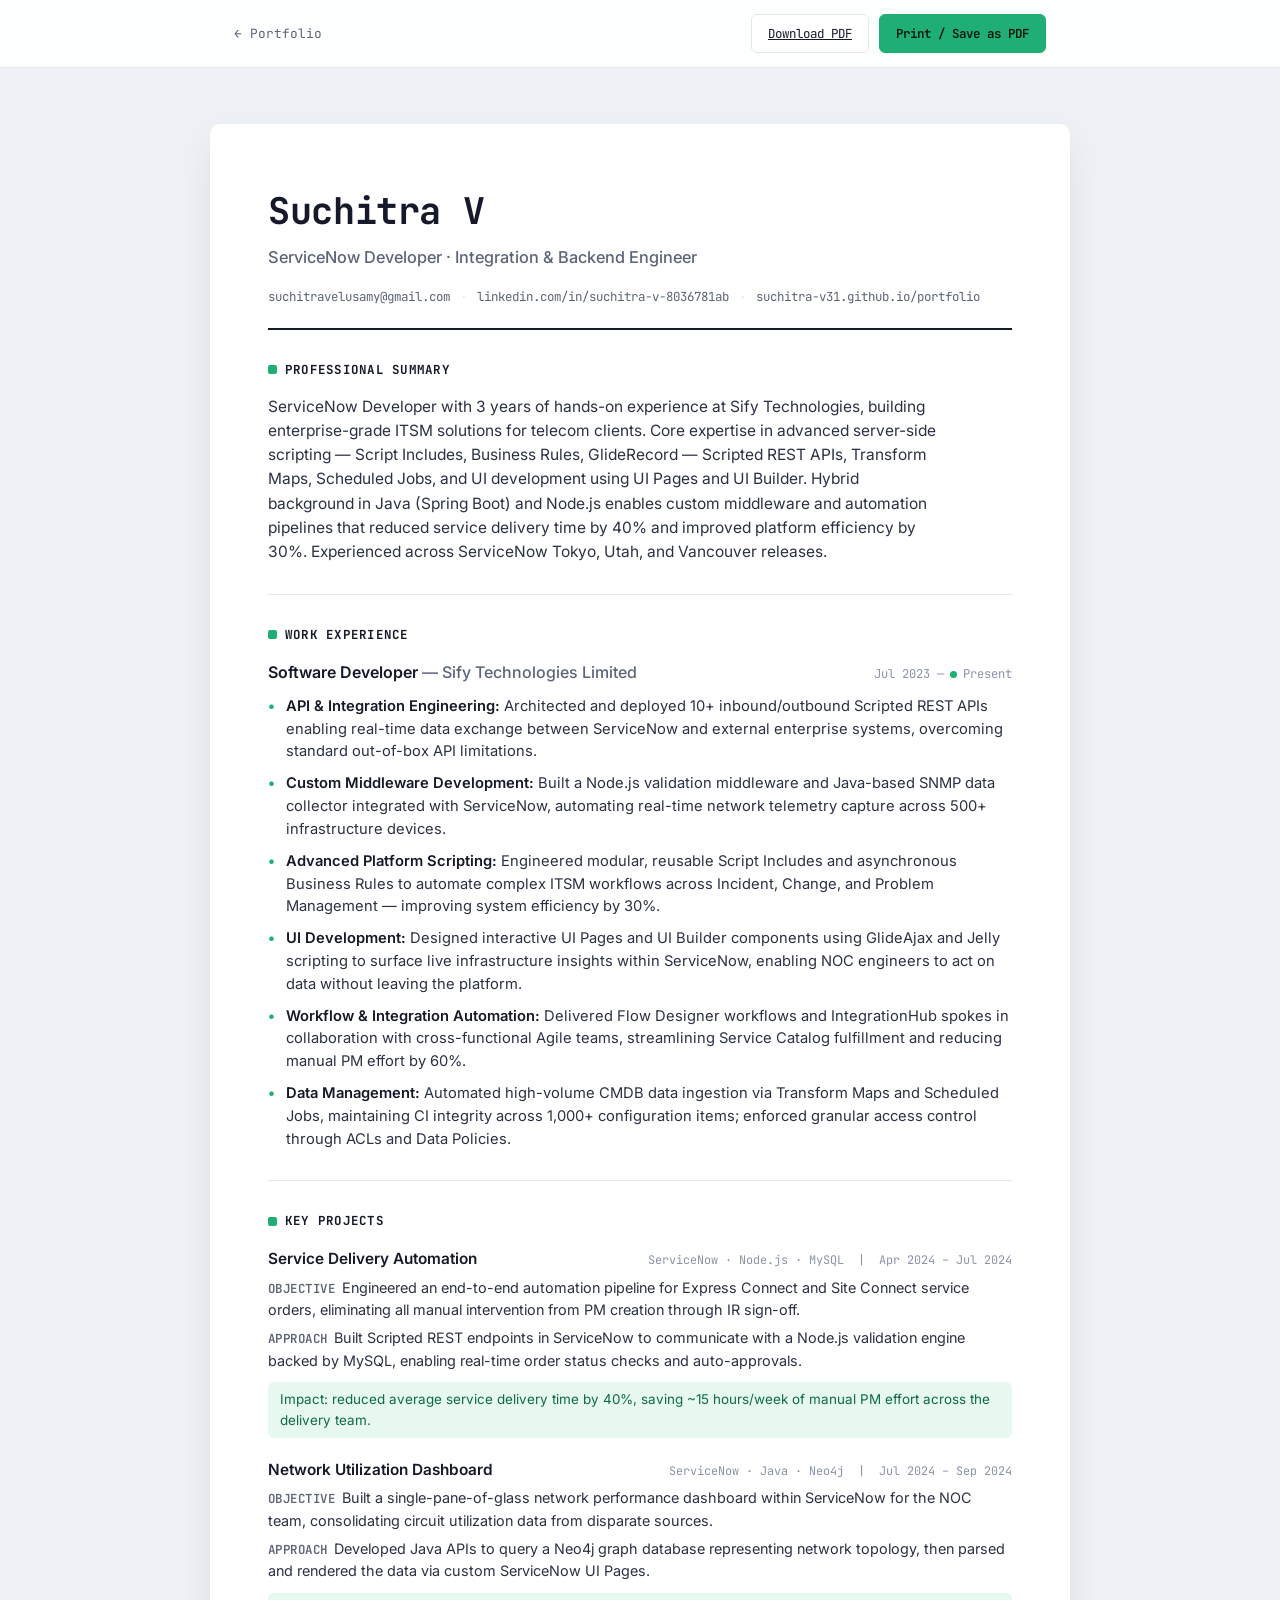
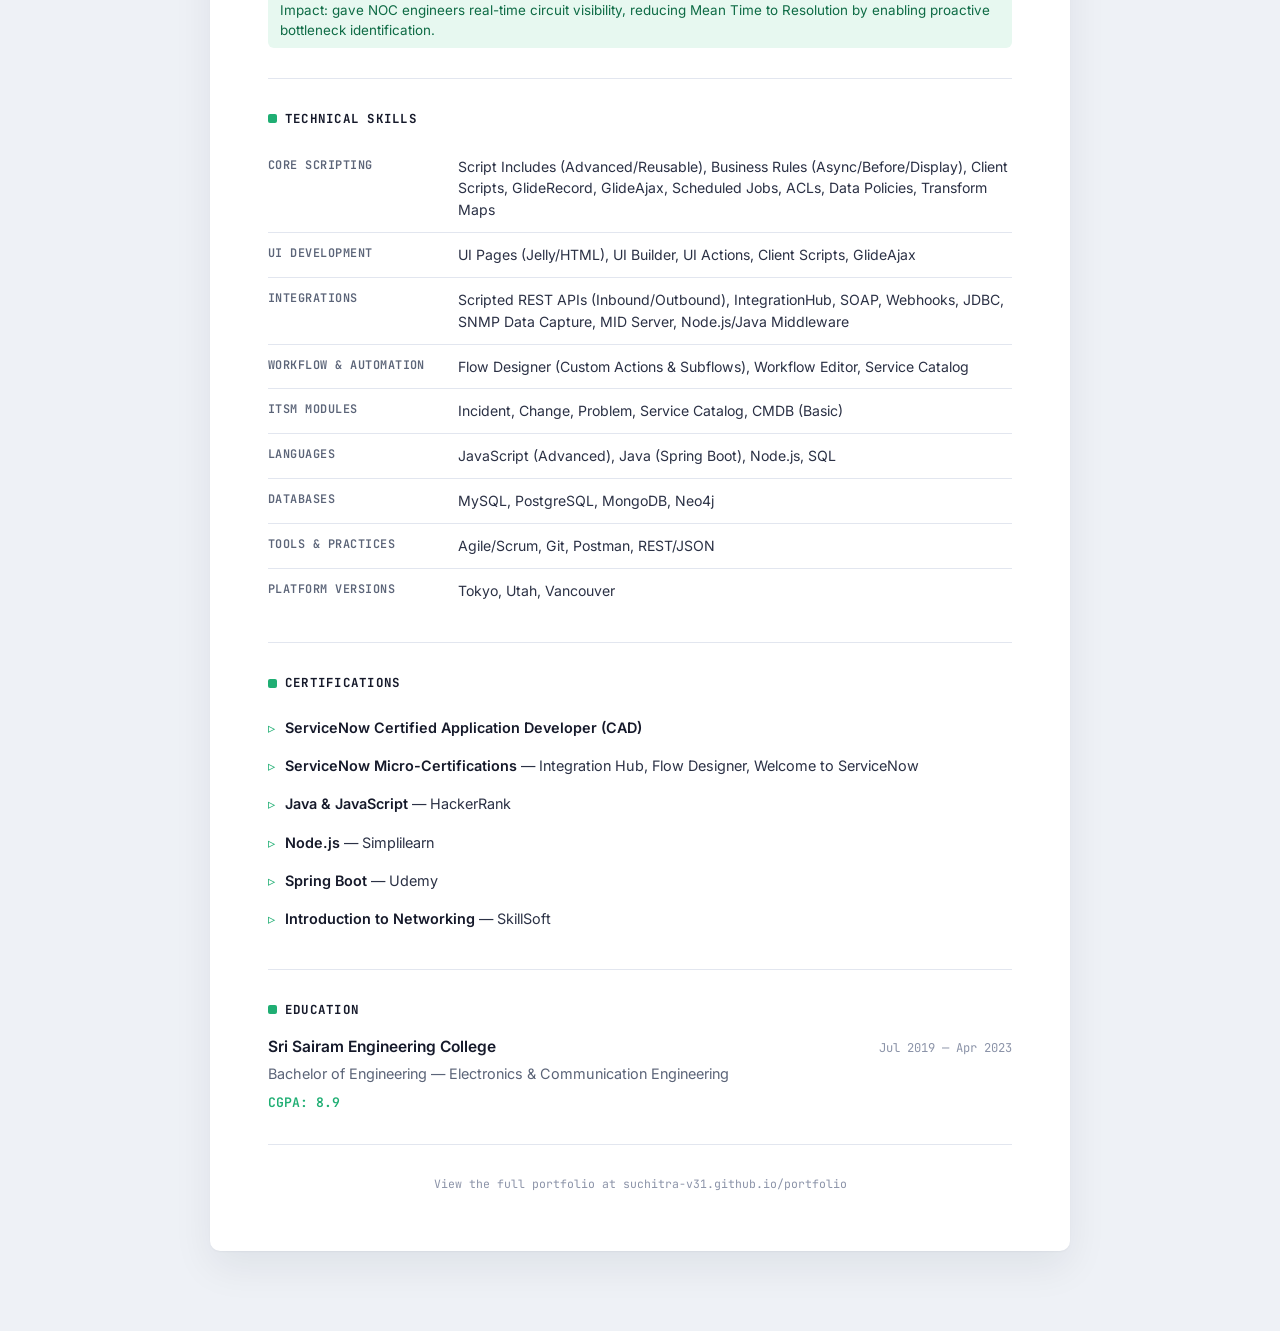
<file: index.html>
<!DOCTYPE html>
<html lang="en">
<head>
<meta charset="UTF-8">
<meta name="viewport" content="width=device-width, initial-scale=1.0">
<title>Suchitra V — Résumé</title>
<meta name="description" content="Suchitra V — ServiceNow Developer. Online résumé: experience, projects, technical skills, certifications.">
<link rel="icon" href="data:image/svg+xml,%3Csvg xmlns='http://www.w3.org/2000/svg' viewBox='0 0 32 32'%3E%3Crect width='32' height='32' rx='8' fill='%2315192A'/%3E%3Ccircle cx='16' cy='16' r='6' fill='%231FAE73'/%3E%3C/svg%3E">
<link rel="preconnect" href="https://fonts.googleapis.com">
<link rel="preconnect" href="https://fonts.gstatic.com" crossorigin>
<link href="https://fonts.googleapis.com/css2?family=JetBrains+Mono:wght@400;500;600;700&family=Inter:wght@400;500;600;700&display=swap" rel="stylesheet">
<style>
  :root{
    --page-bg:#EEF1F6;
    --paper:#FFFFFF;
    --ink:#15192A;
    --ink-muted:#5B6478;
    --ink-faint:#8B93A8;
    --rule:#E2E6EF;
    --accent:#1FAE73;
    --accent-soft:#E7F8F0;
    --mono:'JetBrains Mono', ui-monospace, SFMono-Regular, Menlo, monospace;
    --sans:'Inter', system-ui, -apple-system, sans-serif;
  }

  *{box-sizing:border-box; margin:0; padding:0;}

  body{
    background:var(--page-bg);
    color:var(--ink);
    font-family:var(--sans);
    line-height:1.55;
    -webkit-font-smoothing:antialiased;
  }

  a{color:var(--accent);}

  :focus-visible{outline:2px solid var(--accent); outline-offset:3px;}

  .dot{
    display:inline-block; width:7px; height:7px; border-radius:50%;
    background:var(--accent);
    box-shadow:0 0 0 0 rgba(31,174,115,0.5);
    animation:pulse 2.4s ease-out infinite;
    vertical-align:middle;
  }
  @keyframes pulse{
    0%{box-shadow:0 0 0 0 rgba(31,174,115,0.45);}
    70%{box-shadow:0 0 0 7px rgba(31,174,115,0);}
    100%{box-shadow:0 0 0 0 rgba(31,174,115,0);}
  }
  @media (prefers-reduced-motion: reduce){ .dot{animation:none;} }

  /* ---------- top bar ---------- */
  .topbar{
    position:sticky; top:0; z-index:20;
    background:rgba(255,255,255,0.88);
    backdrop-filter:blur(8px);
    border-bottom:1px solid var(--rule);
  }
  .topbar-inner{
    max-width:860px; margin:0 auto;
    padding:14px 24px;
    display:flex; align-items:center; justify-content:space-between;
    gap:12px; flex-wrap:wrap;
  }
  .back-link{
    font-family:var(--mono); font-size:0.8rem;
    color:var(--ink-muted); text-decoration:none;
  }
  .back-link:hover{color:var(--ink);}
  .topbar-actions{display:flex; gap:10px;}
  .tbtn{
    font-family:var(--mono); font-size:0.78rem;
    padding:9px 16px; border-radius:6px;
    border:1px solid var(--rule);
    background:var(--paper);
    color:var(--ink);
    cursor:pointer;
    transition:border-color 0.15s ease, transform 0.15s ease;
  }
  .tbtn:hover{border-color:var(--accent); transform:translateY(-1px);}
  .tbtn.primary{background:var(--accent); color:#06140E; border-color:var(--accent); font-weight:600;}

  /* ---------- page / paper ---------- */
  .page{padding:clamp(24px,5vw,56px) 16px 80px;}
  .paper{
    max-width:860px; margin:0 auto;
    background:var(--paper);
    border-radius:10px;
    box-shadow:0 1px 2px rgba(21,25,42,0.04), 0 16px 40px rgba(21,25,42,0.07);
    padding:clamp(28px,6vw,58px);
  }

  /* ---------- header ---------- */
  .r-header{padding-bottom:22px; border-bottom:2px solid var(--ink);}
  .r-name{
    font-family:var(--mono); font-weight:700;
    font-size:clamp(1.7rem,4.5vw,2.3rem);
    letter-spacing:-0.01em;
  }
  .r-role{
    color:var(--ink-muted);
    font-size:1.02rem; font-weight:500;
    margin-top:6px;
  }
  .r-contact{
    margin-top:16px;
    display:flex; flex-wrap:wrap; gap:6px 0;
    font-family:var(--mono); font-size:0.78rem;
    color:var(--ink-muted);
  }
  .r-contact a{color:var(--ink-muted); text-decoration:none;}
  .r-contact a:hover{color:var(--accent);}
  .r-contact span:not(:last-child)::after{content:"·"; margin:0 10px; color:var(--rule);}

  /* ---------- sections ---------- */
  .r-section{padding:30px 0; border-bottom:1px solid var(--rule);}
  .r-section:last-child{border-bottom:none; padding-bottom:0;}
  .r-section h2{
    font-family:var(--mono); font-size:0.78rem;
    letter-spacing:0.1em; text-transform:uppercase;
    color:var(--ink);
    display:flex; align-items:center; gap:8px;
    margin-bottom:16px;
  }
  .r-section h2::before{
    content:"";
    width:9px; height:9px;
    background:var(--accent);
    border-radius:2px;
    flex-shrink:0;
  }
  .r-summary{font-size:0.97rem; color:#2B3145; max-width:680px;}

  /* ---------- experience ---------- */
  .r-entry{margin-bottom:22px;}
  .r-entry:last-child{margin-bottom:0;}
  .r-entry-head{
    display:flex; flex-wrap:wrap; justify-content:space-between; align-items:baseline;
    gap:6px 16px; margin-bottom:10px;
  }
  .r-entry-title{font-size:1rem; font-weight:600;}
  .r-entry-title .co{color:var(--ink-muted); font-weight:500;}
  .r-entry-date{font-family:var(--mono); font-size:0.76rem; color:var(--ink-faint); white-space:nowrap; display:flex; align-items:center; gap:6px;}
  .r-entry ul{list-style:none; display:flex; flex-direction:column; gap:9px;}
  .r-entry li{
    padding-left:18px; position:relative;
    font-size:0.92rem; color:#2B3145;
  }
  .r-entry li::before{
    content:"•"; position:absolute; left:0; color:var(--accent); font-weight:700;
  }
  .r-entry li b{font-weight:600; color:var(--ink);}

  /* ---------- projects ---------- */
  .proj{margin-bottom:20px;}
  .proj:last-child{margin-bottom:0;}
  .proj-head{display:flex; flex-wrap:wrap; justify-content:space-between; gap:6px 16px; align-items:baseline; margin-bottom:6px;}
  .proj-title{font-weight:600; font-size:0.96rem;}
  .proj-meta{font-family:var(--mono); font-size:0.74rem; color:var(--ink-faint);}
  .proj-text{font-size:0.9rem; color:#2B3145; margin-bottom:6px;}
  .proj-text b{font-weight:600; color:var(--ink-muted); font-size:0.78rem; text-transform:uppercase; letter-spacing:0.04em; margin-right:6px; font-family:var(--mono);}
  .proj-impact{
    display:inline-block; margin-top:4px;
    background:var(--accent-soft); color:#0E6B45;
    font-size:0.84rem; padding:7px 12px; border-radius:6px;
  }

  /* ---------- skills table ---------- */
  .skill-table{width:100%; border-collapse:collapse;}
  .skill-table tr{border-bottom:1px solid var(--rule);}
  .skill-table tr:last-child{border-bottom:none;}
  .skill-table td{padding:11px 0; vertical-align:top; font-size:0.88rem;}
  .skill-table td.cat{
    width:190px; font-family:var(--mono); font-size:0.74rem;
    letter-spacing:0.04em; text-transform:uppercase; color:var(--ink-muted);
    padding-right:18px; font-weight:600;
  }
  .skill-table td.val{color:#2B3145;}
  @media (max-width:600px){
    .skill-table td.cat{display:block; width:100%; padding-bottom:4px;}
    .skill-table td.val{display:block; width:100%; padding-bottom:11px;}
    .skill-table tr{display:block; padding:10px 0;}
    .skill-table td{padding:0;}
  }

  /* ---------- certifications ---------- */
  .cert-line{display:flex; gap:10px; padding:8px 0; font-size:0.9rem; color:#2B3145;}
  .cert-line::before{content:"▹"; color:var(--accent); font-weight:700;}
  .cert-line b{color:var(--ink); font-weight:600;}

  /* ---------- education ---------- */
  .edu-row{display:flex; flex-wrap:wrap; justify-content:space-between; gap:6px 16px; align-items:baseline;}
  .edu-school{font-weight:600; font-size:0.97rem;}
  .edu-degree{color:var(--ink-muted); font-size:0.9rem; margin-top:4px;}
  .edu-date{font-family:var(--mono); font-size:0.76rem; color:var(--ink-faint); white-space:nowrap;}
  .edu-gpa{margin-top:8px; font-family:var(--mono); font-size:0.82rem; color:var(--accent); font-weight:600;}

  .r-footer{
    text-align:center; margin-top:30px;
    font-family:var(--mono); font-size:0.72rem; color:var(--ink-faint);
  }

  /* ---------- print ---------- */
  @media print{
    .topbar{display:none;}
    body{background:#fff;}
    .page{padding:0;}
    .paper{box-shadow:none; border-radius:0; padding:18px; max-width:100%;}
    .r-section{break-inside:avoid;}
    .dot{animation:none;}
    a{color:var(--ink); text-decoration:none;}
  }
</style>
</head>
<body>

<div class="topbar">
  <div class="topbar-inner">
    <a class="back-link" href="./index.html">← Portfolio</a>
    <div class="topbar-actions">
      <a class="tbtn" href="./Suchitra_V_Resume.pdf" target="_blank" rel="noopener">Download PDF</a>
      <button class="tbtn primary" onclick="window.print()">Print / Save as PDF</button>
    </div>
  </div>
</div>

<div class="page">
  <div class="paper">

    <div class="r-header">
      <div class="r-name">Suchitra V</div>
      <div class="r-role">ServiceNow Developer · Integration &amp; Backend Engineer</div>
      <div class="r-contact">
        <span><a href="mailto:suchitravelusamy@gmail.com">suchitravelusamy@gmail.com</a></span>
        <span><a href="https://www.linkedin.com/in/suchitra-v-8036781ab" target="_blank" rel="noopener">linkedin.com/in/suchitra-v-8036781ab</a></span>
        <span><a href="https://suchitra-v31.github.io/portfolio" target="_blank" rel="noopener">suchitra-v31.github.io/portfolio</a></span>
      </div>
    </div>

    <div class="r-section">
      <h2>Professional Summary</h2>
      <p class="r-summary">ServiceNow Developer with 3 years of hands-on experience at Sify Technologies, building enterprise-grade ITSM solutions for telecom clients. Core expertise in advanced server-side scripting — Script Includes, Business Rules, GlideRecord — Scripted REST APIs, Transform Maps, Scheduled Jobs, and UI development using UI Pages and UI Builder. Hybrid background in Java (Spring Boot) and Node.js enables custom middleware and automation pipelines that reduced service delivery time by 40% and improved platform efficiency by 30%. Experienced across ServiceNow Tokyo, Utah, and Vancouver releases.</p>
    </div>

    <div class="r-section">
      <h2>Work Experience</h2>
      <div class="r-entry">
        <div class="r-entry-head">
          <div class="r-entry-title">Software Developer <span class="co">— Sify Technologies Limited</span></div>
          <div class="r-entry-date">Jul 2023 — <span class="dot"></span> Present</div>
        </div>
        <ul>
          <li><b>API &amp; Integration Engineering:</b> Architected and deployed 10+ inbound/outbound Scripted REST APIs enabling real-time data exchange between ServiceNow and external enterprise systems, overcoming standard out-of-box API limitations.</li>
          <li><b>Custom Middleware Development:</b> Built a Node.js validation middleware and Java-based SNMP data collector integrated with ServiceNow, automating real-time network telemetry capture across 500+ infrastructure devices.</li>
          <li><b>Advanced Platform Scripting:</b> Engineered modular, reusable Script Includes and asynchronous Business Rules to automate complex ITSM workflows across Incident, Change, and Problem Management — improving system efficiency by 30%.</li>
          <li><b>UI Development:</b> Designed interactive UI Pages and UI Builder components using GlideAjax and Jelly scripting to surface live infrastructure insights within ServiceNow, enabling NOC engineers to act on data without leaving the platform.</li>
          <li><b>Workflow &amp; Integration Automation:</b> Delivered Flow Designer workflows and IntegrationHub spokes in collaboration with cross-functional Agile teams, streamlining Service Catalog fulfillment and reducing manual PM effort by 60%.</li>
          <li><b>Data Management:</b> Automated high-volume CMDB data ingestion via Transform Maps and Scheduled Jobs, maintaining CI integrity across 1,000+ configuration items; enforced granular access control through ACLs and Data Policies.</li>
        </ul>
      </div>
    </div>

    <div class="r-section">
      <h2>Key Projects</h2>
      <div class="proj">
        <div class="proj-head">
          <div class="proj-title">Service Delivery Automation</div>
          <div class="proj-meta">ServiceNow · Node.js · MySQL &nbsp;|&nbsp; Apr 2024 – Jul 2024</div>
        </div>
        <div class="proj-text"><b>Objective</b>Engineered an end-to-end automation pipeline for Express Connect and Site Connect service orders, eliminating all manual intervention from PM creation through IR sign-off.</div>
        <div class="proj-text"><b>Approach</b>Built Scripted REST endpoints in ServiceNow to communicate with a Node.js validation engine backed by MySQL, enabling real-time order status checks and auto-approvals.</div>
        <div class="proj-impact">Impact: reduced average service delivery time by 40%, saving ~15 hours/week of manual PM effort across the delivery team.</div>
      </div>
      <div class="proj">
        <div class="proj-head">
          <div class="proj-title">Network Utilization Dashboard</div>
          <div class="proj-meta">ServiceNow · Java · Neo4j &nbsp;|&nbsp; Jul 2024 – Sep 2024</div>
        </div>
        <div class="proj-text"><b>Objective</b>Built a single-pane-of-glass network performance dashboard within ServiceNow for the NOC team, consolidating circuit utilization data from disparate sources.</div>
        <div class="proj-text"><b>Approach</b>Developed Java APIs to query a Neo4j graph database representing network topology, then parsed and rendered the data via custom ServiceNow UI Pages.</div>
        <div class="proj-impact">Impact: gave NOC engineers real-time circuit visibility, reducing Mean Time to Resolution by enabling proactive bottleneck identification.</div>
      </div>
    </div>

    <div class="r-section">
      <h2>Technical Skills</h2>
      <table class="skill-table">
        <tr><td class="cat">Core Scripting</td><td class="val">Script Includes (Advanced/Reusable), Business Rules (Async/Before/Display), Client Scripts, GlideRecord, GlideAjax, Scheduled Jobs, ACLs, Data Policies, Transform Maps</td></tr>
        <tr><td class="cat">UI Development</td><td class="val">UI Pages (Jelly/HTML), UI Builder, UI Actions, Client Scripts, GlideAjax</td></tr>
        <tr><td class="cat">Integrations</td><td class="val">Scripted REST APIs (Inbound/Outbound), IntegrationHub, SOAP, Webhooks, JDBC, SNMP Data Capture, MID Server, Node.js/Java Middleware</td></tr>
        <tr><td class="cat">Workflow &amp; Automation</td><td class="val">Flow Designer (Custom Actions &amp; Subflows), Workflow Editor, Service Catalog</td></tr>
        <tr><td class="cat">ITSM Modules</td><td class="val">Incident, Change, Problem, Service Catalog, CMDB (Basic)</td></tr>
        <tr><td class="cat">Languages</td><td class="val">JavaScript (Advanced), Java (Spring Boot), Node.js, SQL</td></tr>
        <tr><td class="cat">Databases</td><td class="val">MySQL, PostgreSQL, MongoDB, Neo4j</td></tr>
        <tr><td class="cat">Tools &amp; Practices</td><td class="val">Agile/Scrum, Git, Postman, REST/JSON</td></tr>
        <tr><td class="cat">Platform Versions</td><td class="val">Tokyo, Utah, Vancouver</td></tr>
      </table>
    </div>

    <div class="r-section">
      <h2>Certifications</h2>
      <div class="cert-line"><span><b>ServiceNow Certified Application Developer (CAD)</b>
      </span></div>
      <div class="cert-line"><span><b>ServiceNow Micro-Certifications</b> — Integration Hub, Flow Designer, Welcome to ServiceNow</span></div>
      <div class="cert-line"><span><b>Java &amp; JavaScript</b> — HackerRank</span></div>
      <div class="cert-line"><span><b>Node.js</b> — Simplilearn</span></div>
      <div class="cert-line"><span><b>Spring Boot</b> — Udemy</span></div>
      <div class="cert-line"><span><b>Introduction to Networking</b> — SkillSoft</span></div>
    </div>

    <div class="r-section">
      <h2>Education</h2>
      <div class="edu-row">
        <div>
          <div class="edu-school">Sri Sairam Engineering College</div>
          <div class="edu-degree">Bachelor of Engineering — Electronics &amp; Communication Engineering</div>
        </div>
        <div class="edu-date">Jul 2019 — Apr 2023</div>
      </div>
      <div class="edu-gpa">CGPA: 8.9</div>
    </div>

    <div class="r-footer">View the full portfolio at suchitra-v31.github.io/portfolio</div>

  </div>
</div>

</body>
</html>
</file>
